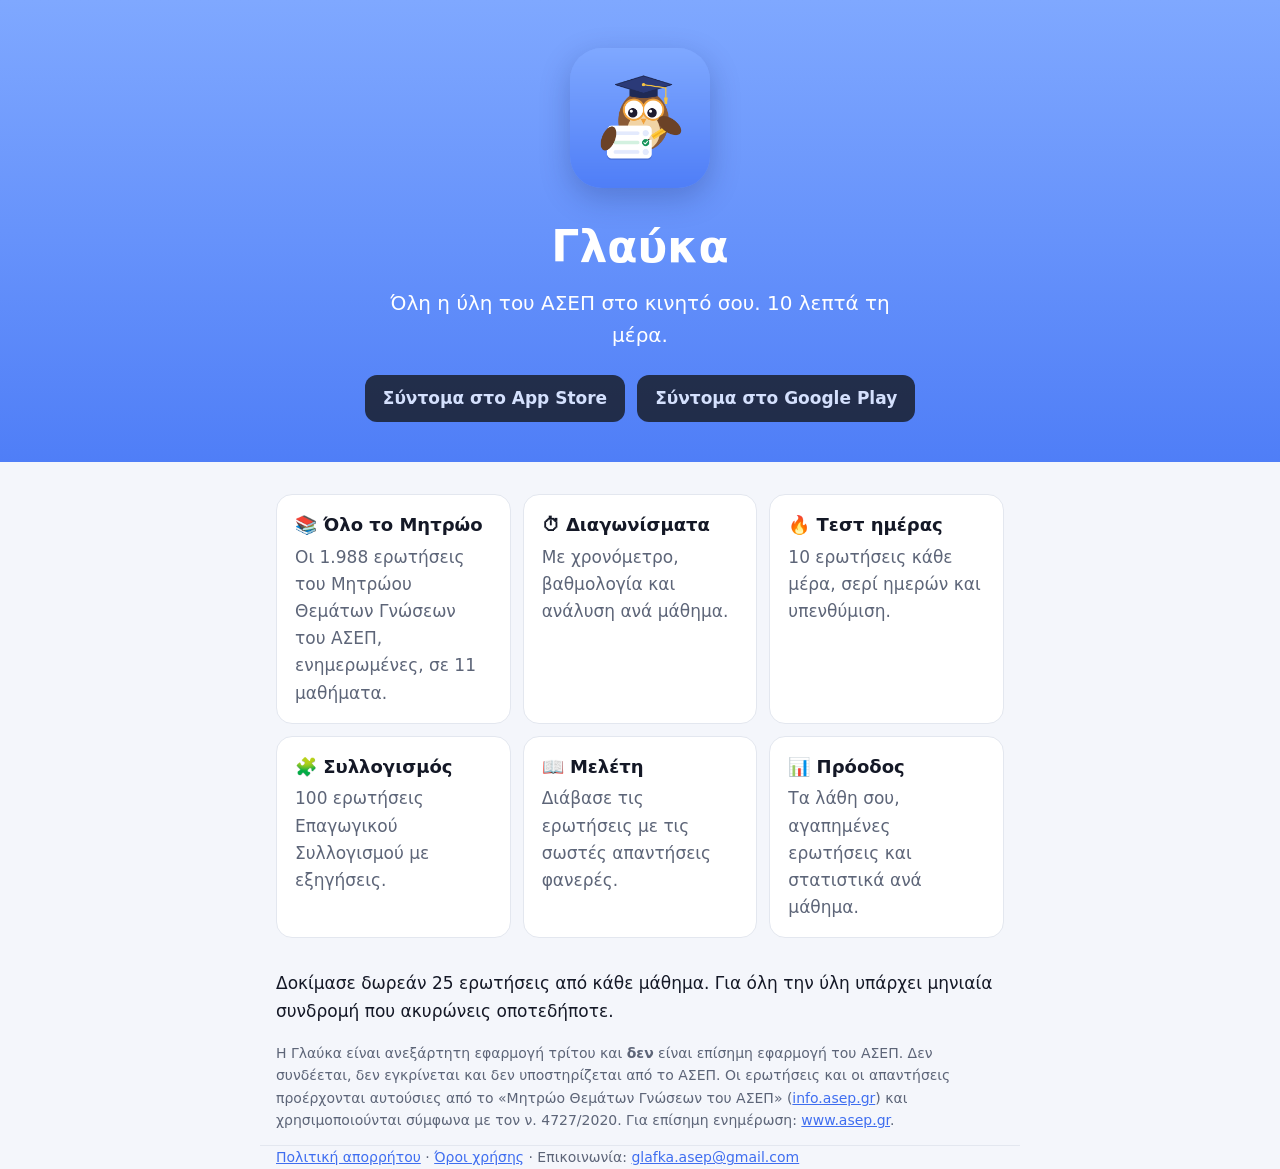
<file: index.html>
<!doctype html>
<html lang="el">
<head>
  <meta charset="utf-8">
  <meta name="viewport" content="width=device-width, initial-scale=1">
  <title>Γλαύκα: Εξάσκηση για ΑΣΕΠ</title>
  <meta name="description" content="Εφαρμογή εξάσκησης για τον γραπτό διαγωνισμό του ΑΣΕΠ: όλες οι ερωτήσεις του Μητρώου Θεμάτων Γνώσεων, διαγωνίσματα, τεστ ημέρας και Επαγωγικός Συλλογισμός.">
  <link rel="icon" href="icon.png">
  <link rel="stylesheet" href="style.css">
</head>
<body>
  <header class="hero">
    <img src="icon.png" alt="Η κουκουβάγια της Γλαύκας">
    <h1>Γλαύκα</h1>
    <p>Όλη η ύλη του ΑΣΕΠ στο κινητό σου. 10 λεπτά τη μέρα.</p>
    <div class="badges">
      <!-- Replace with the real store links after publishing. -->
      <span class="badge soon">Σύντομα στο App Store</span>
      <span class="badge soon">Σύντομα στο Google Play</span>
    </div>
  </header>

  <main class="wrap">
    <div class="grid">
      <div class="card"><h3>📚 Όλο το Μητρώο</h3><p>Οι 1.988 ερωτήσεις του Μητρώου Θεμάτων Γνώσεων του ΑΣΕΠ, ενημερωμένες, σε 11 μαθήματα.</p></div>
      <div class="card"><h3>⏱ Διαγωνίσματα</h3><p>Με χρονόμετρο, βαθμολογία και ανάλυση ανά μάθημα.</p></div>
      <div class="card"><h3>🔥 Τεστ ημέρας</h3><p>10 ερωτήσεις κάθε μέρα, σερί ημερών και υπενθύμιση.</p></div>
      <div class="card"><h3>🧩 Συλλογισμός</h3><p>100 ερωτήσεις Επαγωγικού Συλλογισμού με εξηγήσεις.</p></div>
      <div class="card"><h3>📖 Μελέτη</h3><p>Διάβασε τις ερωτήσεις με τις σωστές απαντήσεις φανερές.</p></div>
      <div class="card"><h3>📊 Πρόοδος</h3><p>Τα λάθη σου, αγαπημένες ερωτήσεις και στατιστικά ανά μάθημα.</p></div>
    </div>

    <p>Δοκίμασε δωρεάν 25 ερωτήσεις από κάθε μάθημα. Για όλη την ύλη υπάρχει μηνιαία συνδρομή που ακυρώνεις οποτεδήποτε.</p>

    <p class="note">
      Η Γλαύκα είναι ανεξάρτητη εφαρμογή τρίτου και <strong>δεν</strong> είναι επίσημη εφαρμογή του ΑΣΕΠ. Δεν συνδέεται,
      δεν εγκρίνεται και δεν υποστηρίζεται από το ΑΣΕΠ. Οι ερωτήσεις και οι απαντήσεις προέρχονται αυτούσιες από το
      «Μητρώο Θεμάτων Γνώσεων του ΑΣΕΠ» (<a href="https://info.asep.gr/mitroo-thematon-gnoseon">info.asep.gr</a>) και
      χρησιμοποιούνται σύμφωνα με τον ν. 4727/2020. Για επίσημη ενημέρωση: <a href="https://www.asep.gr">www.asep.gr</a>.
    </p>
  </main>

  <footer class="wrap">
    <a href="privacy.html">Πολιτική απορρήτου</a> · <a href="terms.html">Όροι χρήσης</a> · Επικοινωνία: <a href="mailto:glafka.asep@gmail.com">glafka.asep@gmail.com</a>
  </footer>
</body>
</html>
</file>
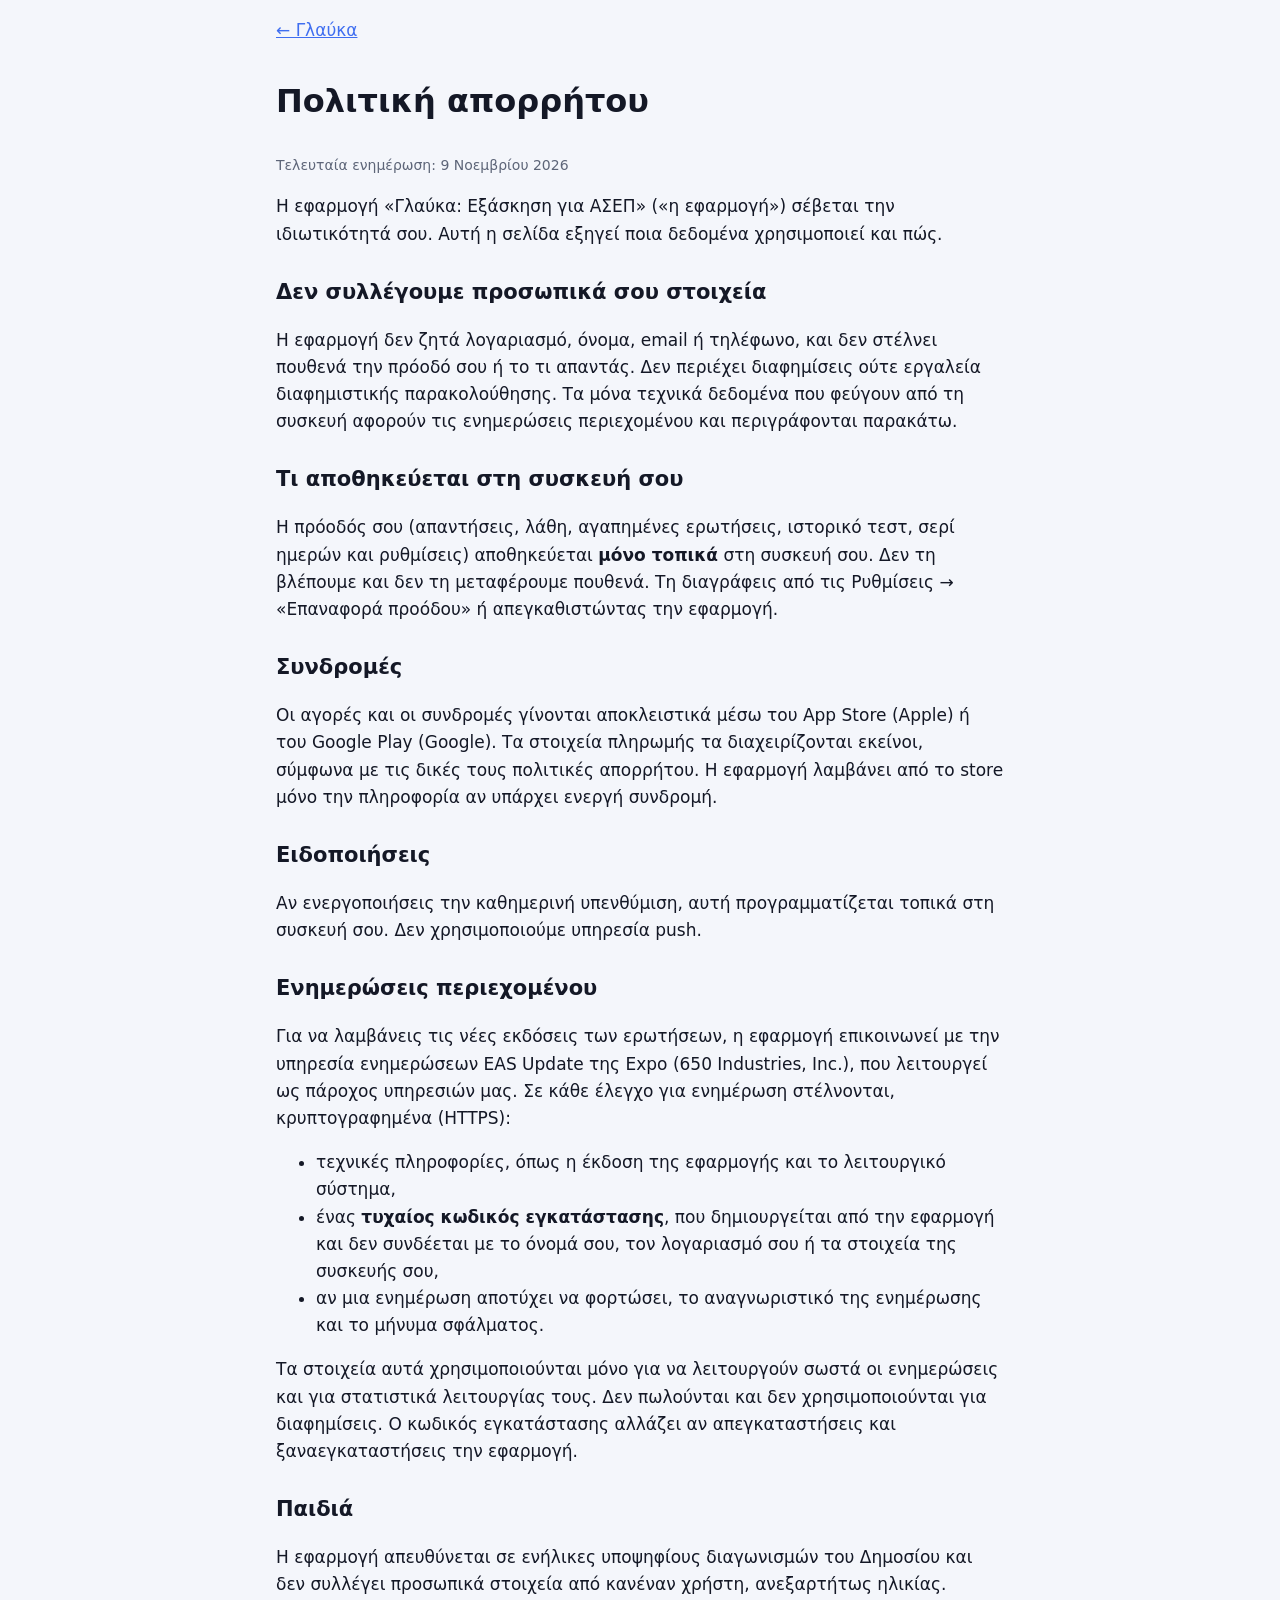
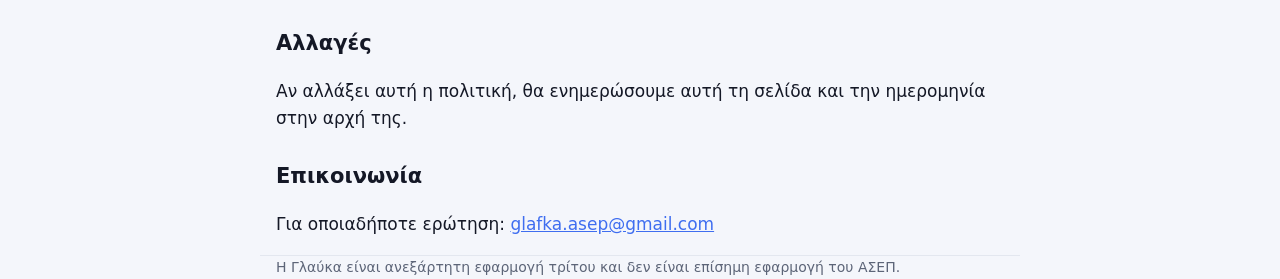
<file: privacy.html>
<!doctype html>
<html lang="el">
<head>
  <meta charset="utf-8">
  <meta name="viewport" content="width=device-width, initial-scale=1">
  <title>Πολιτική απορρήτου · Γλαύκα</title>
  <link rel="icon" href="icon.png">
  <link rel="stylesheet" href="style.css">
</head>
<body>
  <main class="wrap">
    <article>
      <p><a href="index.html">← Γλαύκα</a></p>
      <h1>Πολιτική απορρήτου</h1>
      <p class="note">Τελευταία ενημέρωση: 9 Νοεμβρίου 2026</p>

      <p>Η εφαρμογή «Γλαύκα: Εξάσκηση για ΑΣΕΠ» («η εφαρμογή») σέβεται την ιδιωτικότητά σου. Αυτή η σελίδα εξηγεί ποια
        δεδομένα χρησιμοποιεί και πώς.</p>

      <h2>Δεν συλλέγουμε προσωπικά σου στοιχεία</h2>
      <p>Η εφαρμογή δεν ζητά λογαριασμό, όνομα, email ή τηλέφωνο, και δεν στέλνει πουθενά την πρόοδό σου ή το τι
        απαντάς. Δεν περιέχει διαφημίσεις ούτε εργαλεία διαφημιστικής παρακολούθησης. Τα μόνα τεχνικά δεδομένα που
        φεύγουν από τη συσκευή αφορούν τις ενημερώσεις περιεχομένου και περιγράφονται παρακάτω.</p>

      <h2>Τι αποθηκεύεται στη συσκευή σου</h2>
      <p>Η πρόοδός σου (απαντήσεις, λάθη, αγαπημένες ερωτήσεις, ιστορικό τεστ, σερί ημερών και ρυθμίσεις) αποθηκεύεται
        <strong>μόνο τοπικά</strong> στη συσκευή σου. Δεν τη βλέπουμε και δεν τη μεταφέρουμε πουθενά. Τη διαγράφεις από
        τις Ρυθμίσεις → «Επαναφορά προόδου» ή απεγκαθιστώντας την εφαρμογή.</p>

      <h2>Συνδρομές</h2>
      <p>Οι αγορές και οι συνδρομές γίνονται αποκλειστικά μέσω του App Store (Apple) ή του Google Play (Google). Τα
        στοιχεία πληρωμής τα διαχειρίζονται εκείνοι, σύμφωνα με τις δικές τους πολιτικές απορρήτου. Η εφαρμογή λαμβάνει
        από το store μόνο την πληροφορία αν υπάρχει ενεργή συνδρομή.</p>

      <h2>Ειδοποιήσεις</h2>
      <p>Αν ενεργοποιήσεις την καθημερινή υπενθύμιση, αυτή προγραμματίζεται τοπικά στη συσκευή σου. Δεν χρησιμοποιούμε
        υπηρεσία push.</p>

      <h2>Ενημερώσεις περιεχομένου</h2>
      <p>Για να λαμβάνεις τις νέες εκδόσεις των ερωτήσεων, η εφαρμογή επικοινωνεί με την υπηρεσία ενημερώσεων EAS
        Update της Expo (650 Industries, Inc.), που λειτουργεί ως πάροχος υπηρεσιών μας. Σε κάθε έλεγχο για ενημέρωση
        στέλνονται, κρυπτογραφημένα (HTTPS):</p>
      <ul>
        <li>τεχνικές πληροφορίες, όπως η έκδοση της εφαρμογής και το λειτουργικό σύστημα,</li>
        <li>ένας <strong>τυχαίος κωδικός εγκατάστασης</strong>, που δημιουργείται από την εφαρμογή και δεν συνδέεται με το
          όνομά σου, τον λογαριασμό σου ή τα στοιχεία της συσκευής σου,</li>
        <li>αν μια ενημέρωση αποτύχει να φορτώσει, το αναγνωριστικό της ενημέρωσης και το μήνυμα σφάλματος.</li>
      </ul>
      <p>Τα στοιχεία αυτά χρησιμοποιούνται μόνο για να λειτουργούν σωστά οι ενημερώσεις και για στατιστικά λειτουργίας
        τους. Δεν πωλούνται και δεν χρησιμοποιούνται για διαφημίσεις. Ο κωδικός εγκατάστασης αλλάζει αν
        απεγκαταστήσεις και ξαναεγκαταστήσεις την εφαρμογή.</p>

      <h2>Παιδιά</h2>
      <p>Η εφαρμογή απευθύνεται σε ενήλικες υποψηφίους διαγωνισμών του Δημοσίου και δεν συλλέγει προσωπικά στοιχεία από
        κανέναν χρήστη, ανεξαρτήτως ηλικίας.</p>

      <h2>Αλλαγές</h2>
      <p>Αν αλλάξει αυτή η πολιτική, θα ενημερώσουμε αυτή τη σελίδα και την ημερομηνία στην αρχή της.</p>

      <h2>Επικοινωνία</h2>
      <p>Για οποιαδήποτε ερώτηση: <a href="mailto:glafka.asep@gmail.com">glafka.asep@gmail.com</a></p>
    </article>
  </main>
  <footer class="wrap">Η Γλαύκα είναι ανεξάρτητη εφαρμογή τρίτου και δεν είναι επίσημη εφαρμογή του ΑΣΕΠ.</footer>
</body>
</html>
</file>
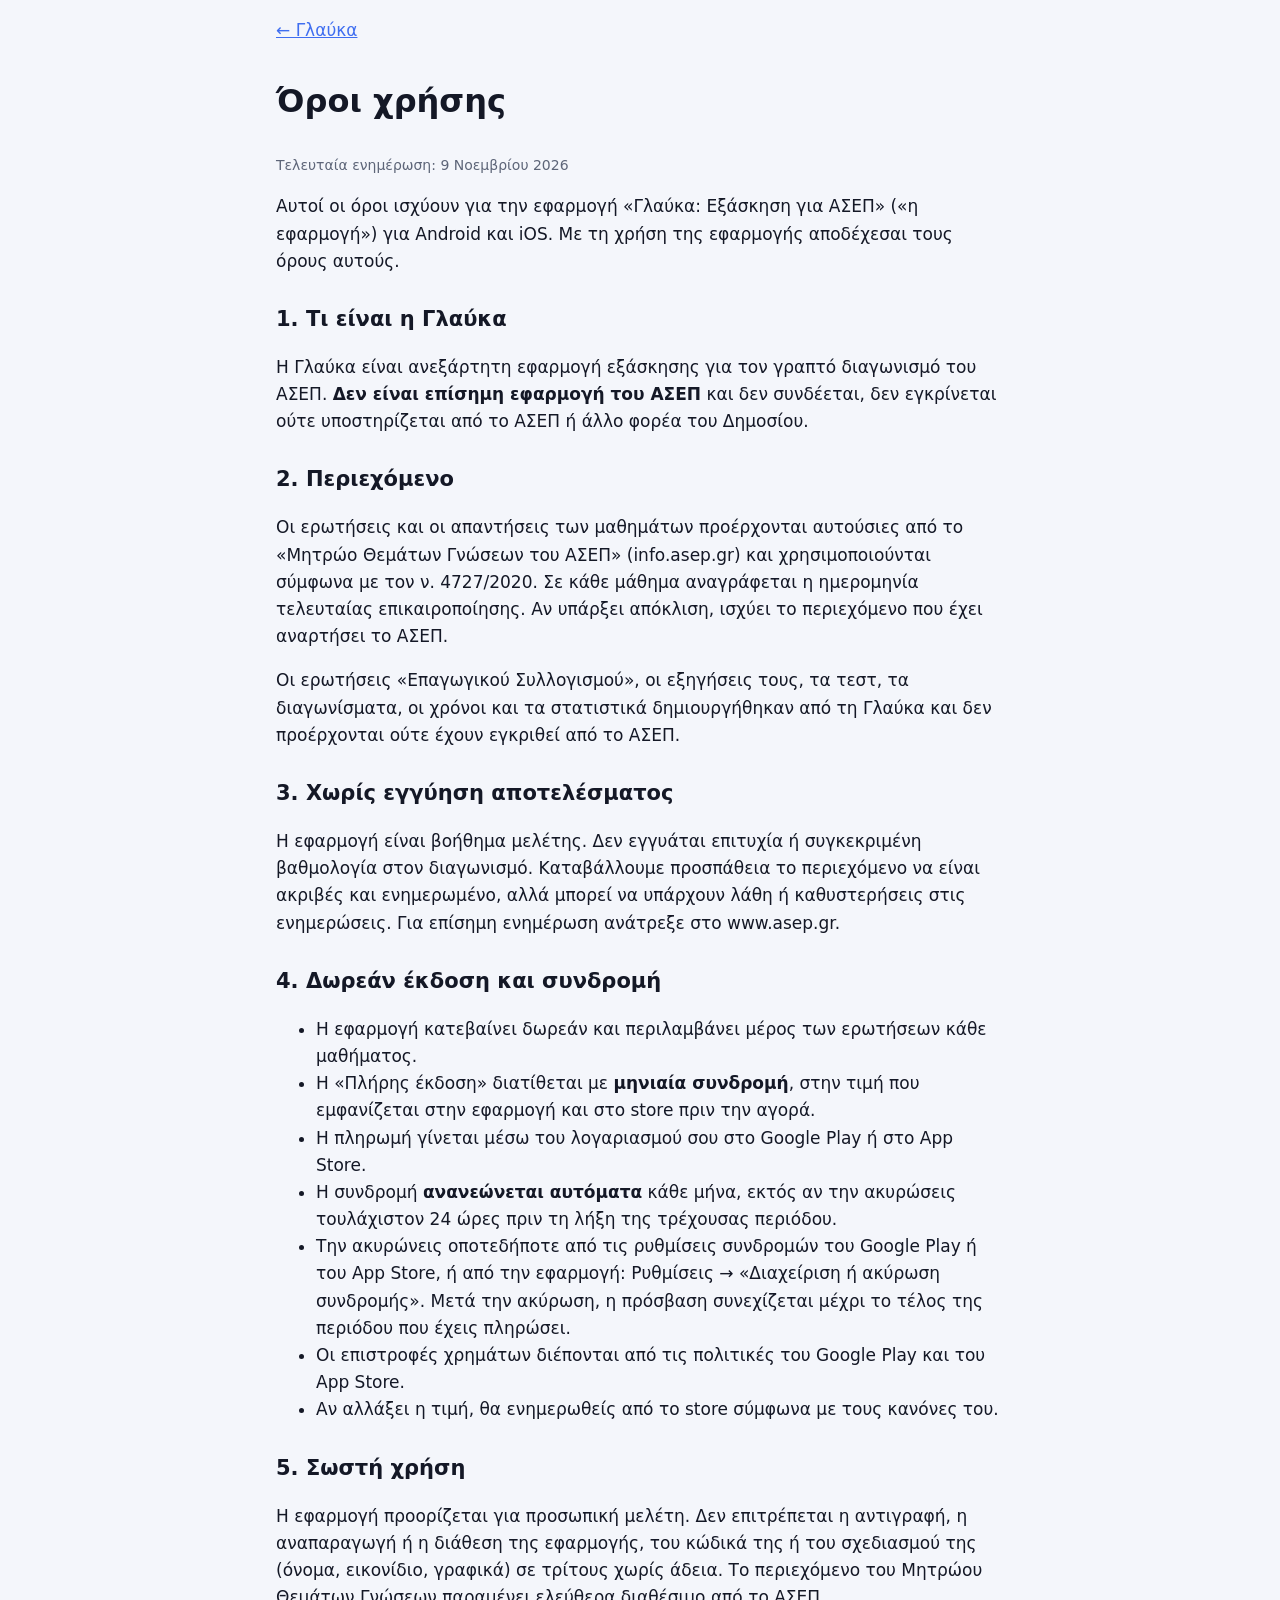
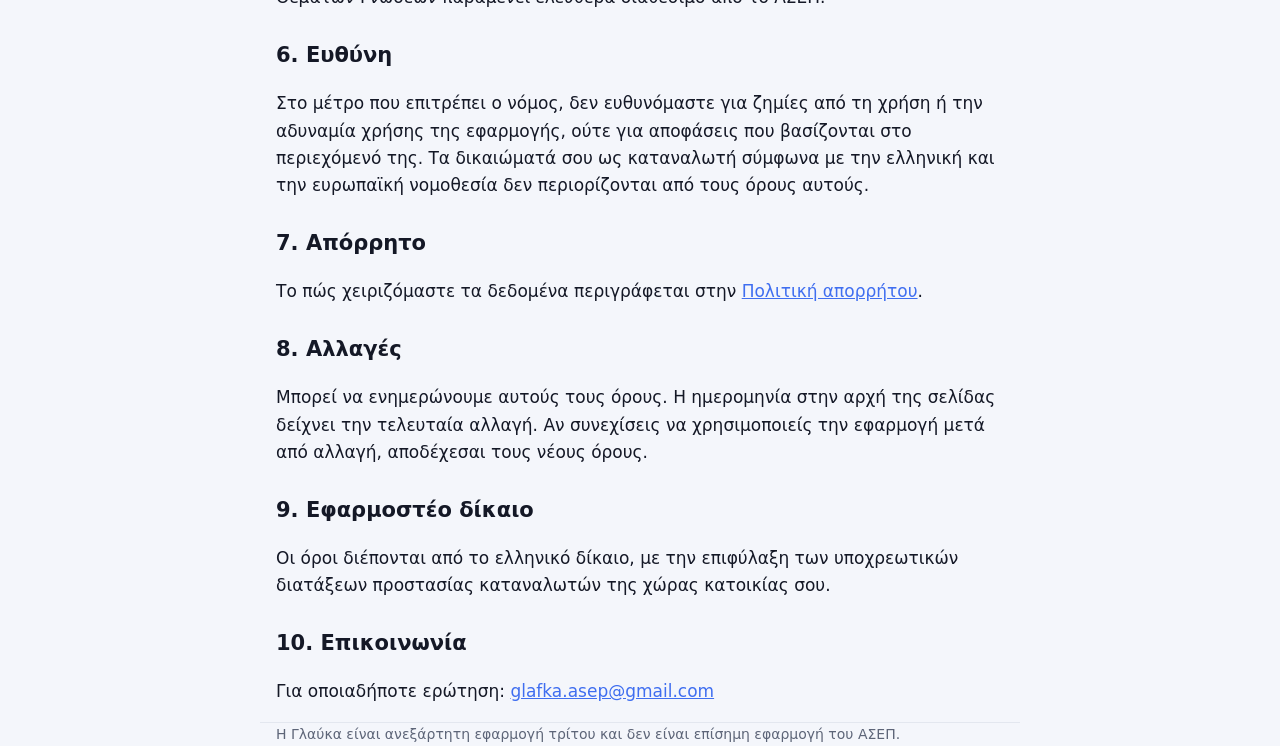
<file: terms.html>
<!doctype html>
<html lang="el">
<head>
  <meta charset="utf-8">
  <meta name="viewport" content="width=device-width, initial-scale=1">
  <title>Όροι χρήσης · Γλαύκα</title>
  <link rel="icon" href="icon.png">
  <link rel="stylesheet" href="style.css">
</head>
<body>
  <main class="wrap">
    <article>
      <p><a href="index.html">← Γλαύκα</a></p>
      <h1>Όροι χρήσης</h1>
      <p class="note">Τελευταία ενημέρωση: 9 Νοεμβρίου 2026</p>

      <p>Αυτοί οι όροι ισχύουν για την εφαρμογή «Γλαύκα: Εξάσκηση για ΑΣΕΠ» («η εφαρμογή») για Android και iOS. Με τη
        χρήση της εφαρμογής αποδέχεσαι τους όρους αυτούς.</p>

      <h2>1. Τι είναι η Γλαύκα</h2>
      <p>Η Γλαύκα είναι ανεξάρτητη εφαρμογή εξάσκησης για τον γραπτό διαγωνισμό του ΑΣΕΠ. <strong>Δεν είναι επίσημη
        εφαρμογή του ΑΣΕΠ</strong> και δεν συνδέεται, δεν εγκρίνεται ούτε υποστηρίζεται από το ΑΣΕΠ ή άλλο φορέα του
        Δημοσίου.</p>

      <h2>2. Περιεχόμενο</h2>
      <p>Οι ερωτήσεις και οι απαντήσεις των μαθημάτων προέρχονται αυτούσιες από το «Μητρώο Θεμάτων Γνώσεων του ΑΣΕΠ»
        (info.asep.gr) και χρησιμοποιούνται σύμφωνα με τον ν. 4727/2020. Σε κάθε μάθημα αναγράφεται η ημερομηνία
        τελευταίας επικαιροποίησης. Αν υπάρξει απόκλιση, ισχύει το περιεχόμενο που έχει αναρτήσει το ΑΣΕΠ.</p>
      <p>Οι ερωτήσεις «Επαγωγικού Συλλογισμού», οι εξηγήσεις τους, τα τεστ, τα διαγωνίσματα, οι χρόνοι και τα στατιστικά
        δημιουργήθηκαν από τη Γλαύκα και δεν προέρχονται ούτε έχουν εγκριθεί από το ΑΣΕΠ.</p>

      <h2>3. Χωρίς εγγύηση αποτελέσματος</h2>
      <p>Η εφαρμογή είναι βοήθημα μελέτης. Δεν εγγυάται επιτυχία ή συγκεκριμένη βαθμολογία στον διαγωνισμό. Καταβάλλουμε
        προσπάθεια το περιεχόμενο να είναι ακριβές και ενημερωμένο, αλλά μπορεί να υπάρχουν λάθη ή καθυστερήσεις στις
        ενημερώσεις. Για επίσημη ενημέρωση ανάτρεξε στο www.asep.gr.</p>

      <h2>4. Δωρεάν έκδοση και συνδρομή</h2>
      <ul>
        <li>Η εφαρμογή κατεβαίνει δωρεάν και περιλαμβάνει μέρος των ερωτήσεων κάθε μαθήματος.</li>
        <li>Η «Πλήρης έκδοση» διατίθεται με <strong>μηνιαία συνδρομή</strong>, στην τιμή που εμφανίζεται στην εφαρμογή
          και στο store πριν την αγορά.</li>
        <li>Η πληρωμή γίνεται μέσω του λογαριασμού σου στο Google Play ή στο App Store.</li>
        <li>Η συνδρομή <strong>ανανεώνεται αυτόματα</strong> κάθε μήνα, εκτός αν την ακυρώσεις τουλάχιστον 24 ώρες πριν τη
          λήξη της τρέχουσας περιόδου.</li>
        <li>Την ακυρώνεις οποτεδήποτε από τις ρυθμίσεις συνδρομών του Google Play ή του App Store, ή από την εφαρμογή:
          Ρυθμίσεις → «Διαχείριση ή ακύρωση συνδρομής». Μετά την ακύρωση, η πρόσβαση συνεχίζεται μέχρι το τέλος της
          περιόδου που έχεις πληρώσει.</li>
        <li>Οι επιστροφές χρημάτων διέπονται από τις πολιτικές του Google Play και του App Store.</li>
        <li>Αν αλλάξει η τιμή, θα ενημερωθείς από το store σύμφωνα με τους κανόνες του.</li>
      </ul>

      <h2>5. Σωστή χρήση</h2>
      <p>Η εφαρμογή προορίζεται για προσωπική μελέτη. Δεν επιτρέπεται η αντιγραφή, η αναπαραγωγή ή η διάθεση της
        εφαρμογής, του κώδικά της ή του σχεδιασμού της (όνομα, εικονίδιο, γραφικά) σε τρίτους χωρίς άδεια. Το περιεχόμενο
        του Μητρώου Θεμάτων Γνώσεων παραμένει ελεύθερα διαθέσιμο από το ΑΣΕΠ.</p>

      <h2>6. Ευθύνη</h2>
      <p>Στο μέτρο που επιτρέπει ο νόμος, δεν ευθυνόμαστε για ζημίες από τη χρήση ή την αδυναμία χρήσης της εφαρμογής,
        ούτε για αποφάσεις που βασίζονται στο περιεχόμενό της. Τα δικαιώματά σου ως καταναλωτή σύμφωνα με την ελληνική
        και την ευρωπαϊκή νομοθεσία δεν περιορίζονται από τους όρους αυτούς.</p>

      <h2>7. Απόρρητο</h2>
      <p>Το πώς χειριζόμαστε τα δεδομένα περιγράφεται στην <a href="privacy.html">Πολιτική απορρήτου</a>.</p>

      <h2>8. Αλλαγές</h2>
      <p>Μπορεί να ενημερώνουμε αυτούς τους όρους. Η ημερομηνία στην αρχή της σελίδας δείχνει την τελευταία αλλαγή. Αν
        συνεχίσεις να χρησιμοποιείς την εφαρμογή μετά από αλλαγή, αποδέχεσαι τους νέους όρους.</p>

      <h2>9. Εφαρμοστέο δίκαιο</h2>
      <p>Οι όροι διέπονται από το ελληνικό δίκαιο, με την επιφύλαξη των υποχρεωτικών διατάξεων προστασίας καταναλωτών της
        χώρας κατοικίας σου.</p>

      <h2>10. Επικοινωνία</h2>
      <p>Για οποιαδήποτε ερώτηση: <a href="mailto:glafka.asep@gmail.com">glafka.asep@gmail.com</a></p>
    </article>
  </main>
  <footer class="wrap">Η Γλαύκα είναι ανεξάρτητη εφαρμογή τρίτου και δεν είναι επίσημη εφαρμογή του ΑΣΕΠ.</footer>
</body>
</html>
</file>
<file: style.css>
:root {
  --bg: #f4f6fb;
  --card: #ffffff;
  --text: #141826;
  --muted: #5d6578;
  --primary: #3f6ef0;
  --border: #e3e7ef;
  --hero-top: #7fa8ff;
  --hero-bottom: #4f7ef7;
}
@media (prefers-color-scheme: dark) {
  :root {
    --bg: #0e1118;
    --card: #191d28;
    --text: #f2f4f8;
    --muted: #a3abbd;
    --primary: #8aa6ff;
    --border: #2a2f3d;
  }
}
* { box-sizing: border-box; }
body {
  margin: 0;
  background: var(--bg);
  color: var(--text);
  font: 17px/1.6 system-ui, -apple-system, "Segoe UI", Roboto, sans-serif;
}
a { color: var(--primary); }
.wrap { max-width: 760px; margin: 0 auto; padding: 0 16px; }
header.hero {
  background: linear-gradient(var(--hero-top), var(--hero-bottom));
  color: #fff;
  text-align: center;
  padding: 48px 16px 40px;
}
.hero img { width: 140px; height: 140px; border-radius: 32px; box-shadow: 0 10px 30px rgba(20, 30, 90, .25); }
.hero h1 { font-size: 44px; margin: 16px 0 4px; }
.hero p { font-size: 20px; margin: 0 auto; max-width: 520px; }
.badges { margin-top: 24px; display: flex; gap: 12px; justify-content: center; flex-wrap: wrap; }
.badge {
  background: #111;
  color: #fff;
  padding: 10px 18px;
  border-radius: 12px;
  font-weight: 600;
  text-decoration: none;
}
.badge.soon { opacity: .75; }
.grid { display: grid; grid-template-columns: repeat(auto-fit, minmax(220px, 1fr)); gap: 12px; margin: 32px 0; }
.card { background: var(--card); border: 1px solid var(--border); border-radius: 16px; padding: 16px 18px; }
.card h3 { margin: 0 0 4px; font-size: 18px; }
.card p { margin: 0; color: var(--muted); }
.note { color: var(--muted); font-size: 14px; }
footer { border-top: 1px solid var(--border); margin-top: 40px; padding: 24px 0 40px; font-size: 14px; color: var(--muted); }
article h1 { font-size: 32px; margin-top: 32px; }
article h2 { font-size: 21px; margin-top: 28px; }
</file>
